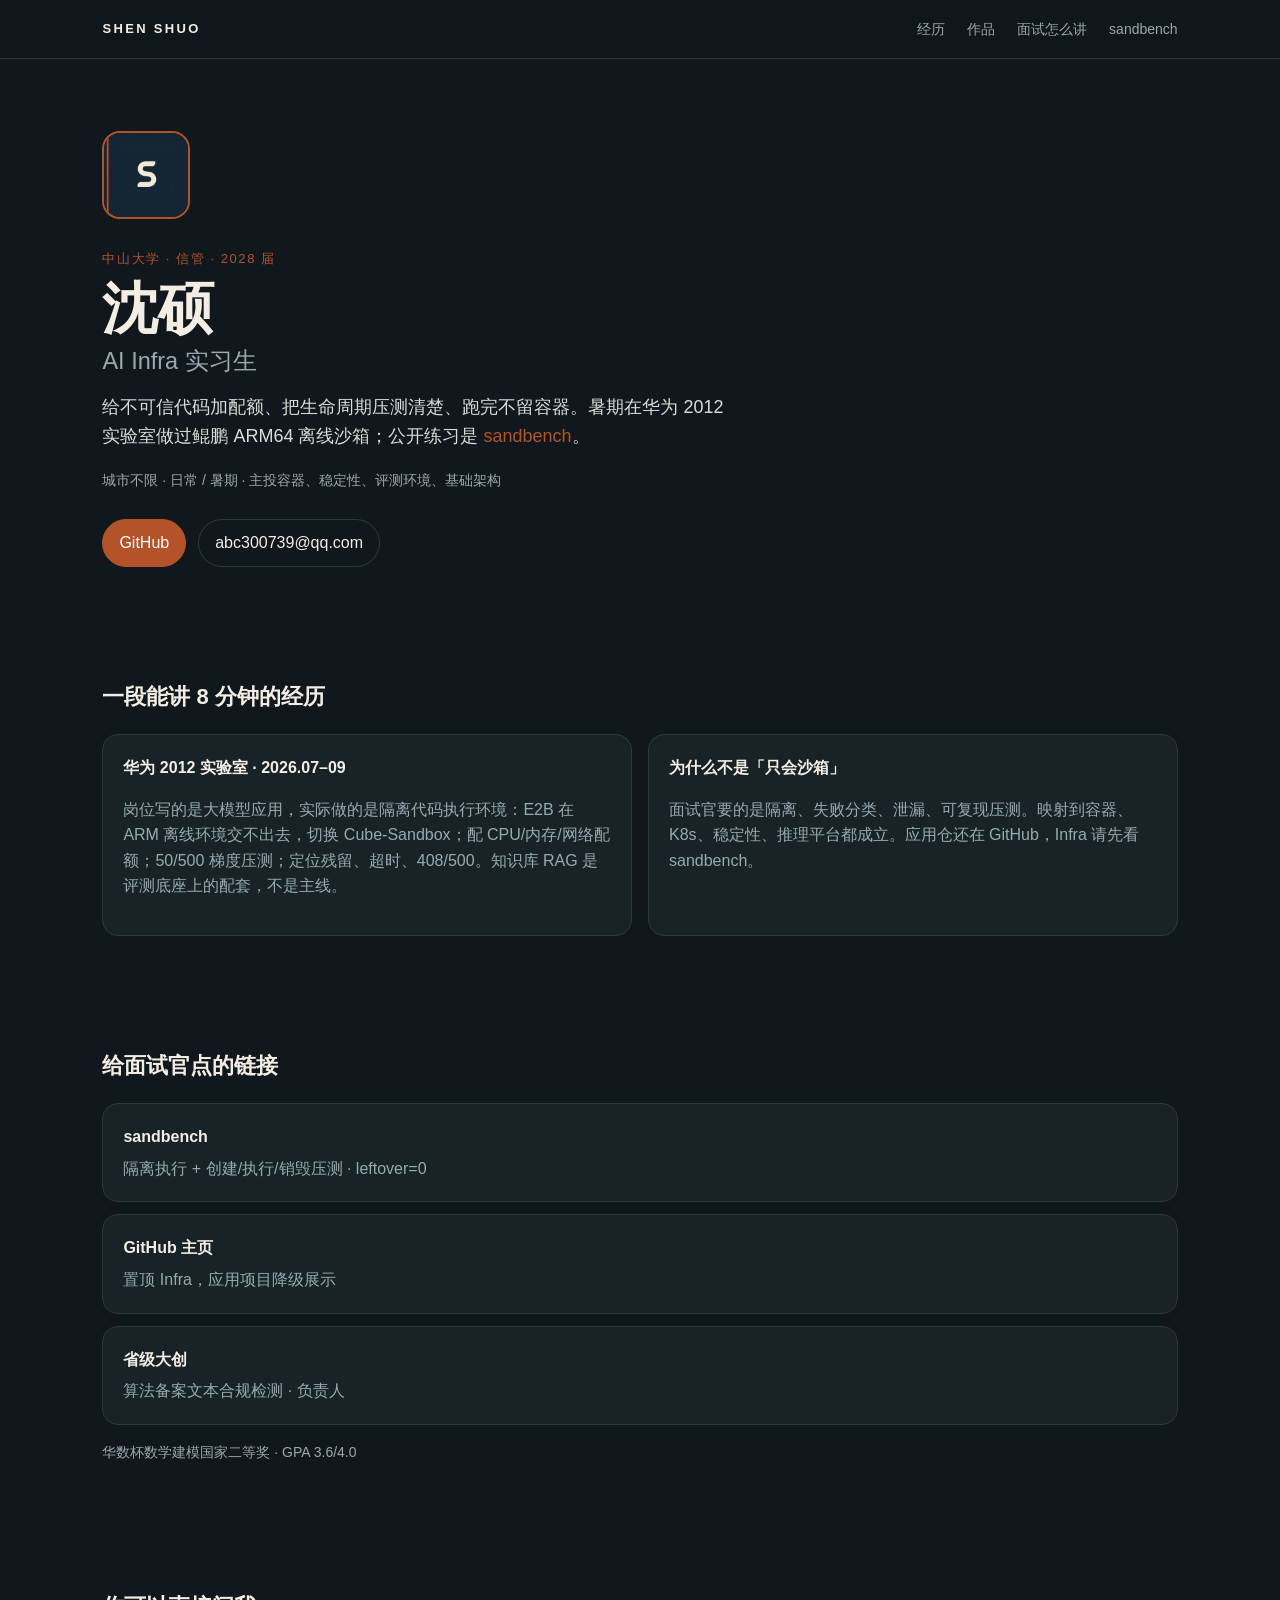
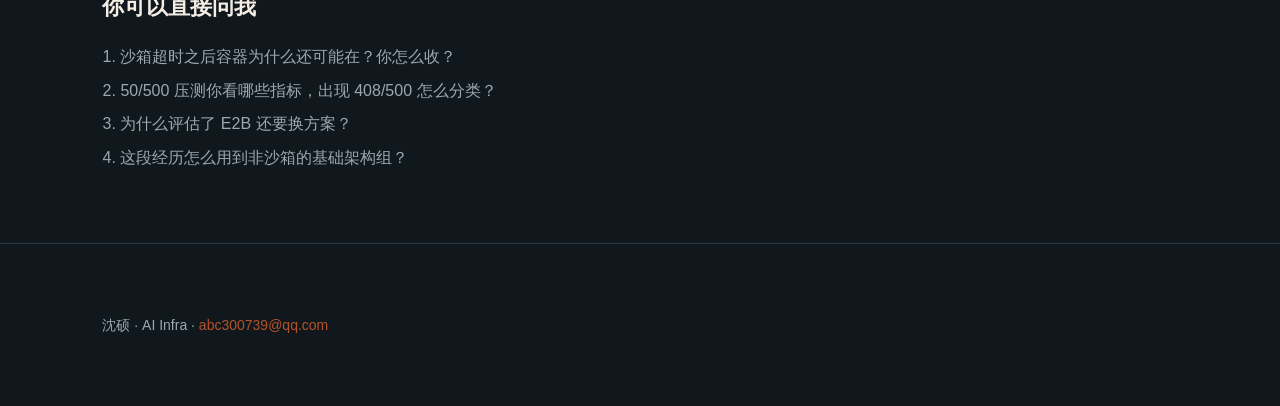
<file: index.html>
<!DOCTYPE html>
<html lang="zh-CN">
  <head>
    <meta charset="utf-8" />
    <meta name="viewport" content="width=device-width, initial-scale=1" />
    <meta
      name="description"
      content="沈硕 · 中山大学 2028 届 · AI Infra 实习：隔离沙箱、压测、离线交付"
    />
    <title>沈硕 · AI Infra</title>
    <link rel="stylesheet" href="assets/style.css" />
    <link rel="icon" href="assets/avatar.png" />
  </head>
  <body>
    <header class="nav">
      <a class="brand" href="#top">SHEN SHUO</a>
      <nav>
        <a href="#story">经历</a>
        <a href="#work">作品</a>
        <a href="#talk">面试怎么讲</a>
        <a href="https://github.com/shenshuo-maker/sandbench">sandbench</a>
      </nav>
    </header>

    <main id="top">
      <section class="hero">
        <img class="avatar" src="assets/avatar.png" alt="沈硕" width="96" height="96" />
        <p class="eyebrow">中山大学 · 信管 · 2028 届</p>
        <h1>沈硕<span>AI Infra 实习生</span></h1>
        <p class="lead">
          给不可信代码加配额、把生命周期压测清楚、跑完不留容器。暑期在华为 2012
          实验室做过鲲鹏 ARM64 离线沙箱；公开练习是
          <a href="https://github.com/shenshuo-maker/sandbench">sandbench</a>。
        </p>
        <p class="meta">城市不限 · 日常 / 暑期 · 主投容器、稳定性、评测环境、基础架构</p>
        <div class="actions">
          <a class="btn primary" href="https://github.com/shenshuo-maker">GitHub</a>
          <a class="btn" href="mailto:abc300739@qq.com">abc300739@qq.com</a>
        </div>
      </section>

      <section id="story">
        <h2>一段能讲 8 分钟的经历</h2>
        <div class="grid">
          <article>
            <h3>华为 2012 实验室 · 2026.07–09</h3>
            <p>
              岗位写的是大模型应用，实际做的是隔离代码执行环境：E2B 在 ARM
              离线环境交不出去，切换 Cube-Sandbox；配 CPU/内存/网络配额；50/500
              梯度压测；定位残留、超时、408/500。知识库 RAG 是评测底座上的配套，不是主线。
            </p>
          </article>
          <article>
            <h3>为什么不是「只会沙箱」</h3>
            <p>
              面试官要的是隔离、失败分类、泄漏、可复现压测。映射到容器、K8s、稳定性、推理平台都成立。应用仓还在 GitHub，Infra
              请先看 sandbench。
            </p>
          </article>
        </div>
      </section>

      <section id="work">
        <h2>给面试官点的链接</h2>
        <ul class="cards">
          <li>
            <a href="https://github.com/shenshuo-maker/sandbench">
              <strong>sandbench</strong>
              <span>隔离执行 + 创建/执行/销毁压测 · leftover=0</span>
            </a>
          </li>
          <li>
            <a href="https://github.com/shenshuo-maker">
              <strong>GitHub 主页</strong>
              <span>置顶 Infra，应用项目降级展示</span>
            </a>
          </li>
          <li>
            <a href="https://github.com/shenshuo-maker/algorithm-check-system">
              <strong>省级大创</strong>
              <span>算法备案文本合规检测 · 负责人</span>
            </a>
          </li>
        </ul>
        <p class="note">华数杯数学建模国家二等奖 · GPA 3.6/4.0</p>
      </section>

      <section id="talk">
        <h2>你可以直接问我</h2>
        <ol>
          <li>沙箱超时之后容器为什么还可能在？你怎么收？</li>
          <li>50/500 压测你看哪些指标，出现 408/500 怎么分类？</li>
          <li>为什么评估了 E2B 还要换方案？</li>
          <li>这段经历怎么用到非沙箱的基础架构组？</li>
        </ol>
      </section>
    </main>

    <footer>
      <p>沈硕 · AI Infra · <a href="mailto:abc300739@qq.com">abc300739@qq.com</a></p>
    </footer>
  </body>
</html>
</file>
<file: assets/style.css>
:root {
  --bg: #10181d;
  --ink: #f4ede4;
  --muted: #9aa8af;
  --accent: #b4532a;
  --card: #182328;
  --line: #2a3a42;
  --font: "Segoe UI", "PingFang SC", "Hiragino Sans GB", sans-serif;
}

* { box-sizing: border-box; }
html { scroll-behavior: smooth; }
body {
  margin: 0;
  font-family: var(--font);
  color: var(--ink);
  background: var(--bg);
  line-height: 1.6;
}

a { color: var(--accent); text-decoration: none; }
a:hover { text-decoration: underline; }

.nav {
  display: flex;
  justify-content: space-between;
  align-items: center;
  padding: 18px 8vw;
  border-bottom: 1px solid var(--line);
  position: sticky;
  top: 0;
  background: rgba(16, 24, 29, 0.92);
  backdrop-filter: blur(10px);
  z-index: 2;
}
.brand {
  color: var(--ink);
  letter-spacing: 0.18em;
  font-weight: 700;
  font-size: 13px;
}
.nav nav { display: flex; gap: 22px; }
.nav nav a { color: var(--muted); font-size: 14px; }

.hero, section, footer { padding: 56px 8vw; }
.hero { padding-top: 72px; max-width: 920px; }
.avatar {
  width: 88px;
  height: 88px;
  border-radius: 18px;
  object-fit: cover;
  border: 2px solid var(--accent);
}
.eyebrow {
  color: var(--accent);
  letter-spacing: 0.12em;
  font-size: 13px;
  margin: 22px 0 8px;
}
h1 {
  font-size: clamp(36px, 6vw, 56px);
  line-height: 1.1;
  margin: 0 0 18px;
  font-weight: 700;
}
h1 span {
  display: block;
  font-size: 0.42em;
  color: var(--muted);
  font-weight: 500;
  margin-top: 10px;
  letter-spacing: 0;
}
.lead { font-size: 18px; max-width: 640px; color: #d7ddd8; }
.meta { color: var(--muted); font-size: 14px; }
.actions { display: flex; gap: 12px; flex-wrap: wrap; margin-top: 28px; }
.btn {
  display: inline-block;
  padding: 10px 16px;
  border: 1px solid var(--line);
  border-radius: 999px;
  color: var(--ink);
}
.btn.primary { background: var(--accent); border-color: var(--accent); color: #fff; }
.btn:hover { text-decoration: none; filter: brightness(1.08); }

h2 { font-size: 22px; margin: 0 0 20px; }
h3 { margin: 0 0 10px; font-size: 16px; }
.grid {
  display: grid;
  grid-template-columns: repeat(auto-fit, minmax(260px, 1fr));
  gap: 16px;
}
.grid article, .cards a {
  background: var(--card);
  border: 1px solid var(--line);
  border-radius: 16px;
  padding: 20px;
}
.grid p, .cards span, .note, ol { color: var(--muted); }

.cards { list-style: none; padding: 0; margin: 0; display: grid; gap: 12px; }
.cards a { display: flex; flex-direction: column; gap: 6px; color: var(--ink); }
.cards a:hover { border-color: var(--accent); text-decoration: none; }
.note { margin-top: 16px; font-size: 14px; }

ol { padding-left: 18px; }
ol li { margin: 8px 0; }

footer {
  border-top: 1px solid var(--line);
  color: var(--muted);
  font-size: 14px;
}

@media (max-width: 640px) {
  .nav nav { display: none; }
  .hero, section, footer { padding-left: 22px; padding-right: 22px; }
}
</file>
